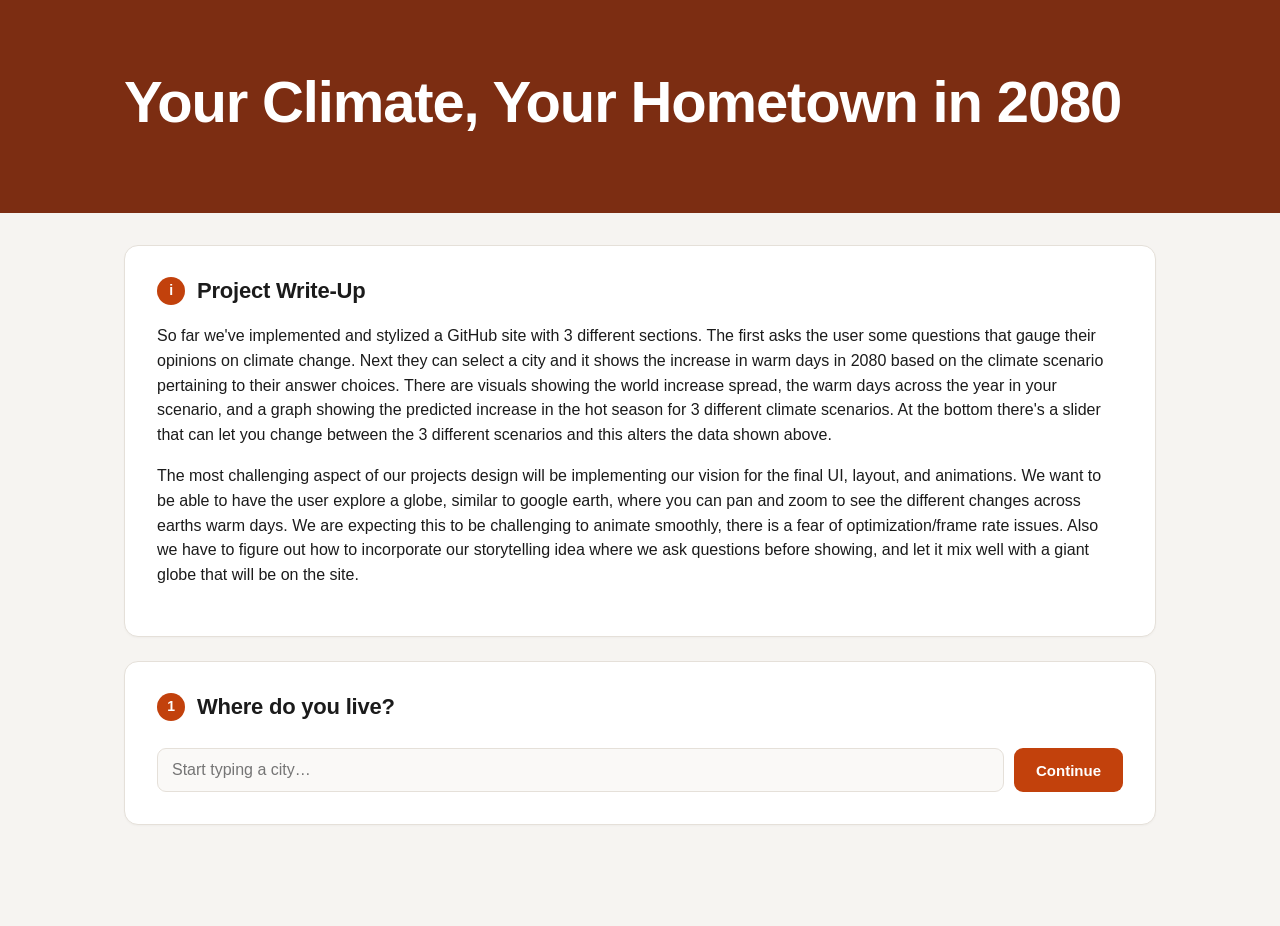
<file: index.html>
<!DOCTYPE html>
<html lang="en">
<head>
  <meta charset="utf-8" />
  <meta name="viewport" content="width=device-width, initial-scale=1" />
  <title>2080, My Hometown — Prototype</title>
  <link rel="stylesheet" href="styles.css" />
</head>
<body>

  <header class="hero">
    <div class="wrap">
      <h1>Your Climate, Your Hometown in 2080</h1>
    </div>
  </header>

  <main class="wrap">
    <section class="card" id="project-info">
      <h2><span class="tag">i</span> Project Write-Up</h2>
      <p>
        So far we've implemented and stylized a GitHub site with 3 different sections. The first asks the user some questions that gauge their opinions on climate change. Next they can select a city and it shows the increase in warm days in 2080 based on the climate scenario pertaining to their answer choices. There are visuals showing the world increase spread, the warm days across the year in your scenario, and a graph showing the predicted increase in the hot season for 3 different climate scenarios. At the bottom there's a slider that can let you change between the 3 different scenarios and this alters the data shown above.
      </p>
      <p>
        The most challenging aspect of our projects design will be implementing our vision for the final UI, layout, and animations. We want to be able to have the user explore a globe, similar to google earth, where you can pan and zoom to see the different changes across earths warm days. We are expecting this to be challenging to animate smoothly, there is a fear of optimization/frame rate issues. Also we have to figure out how to incorporate our storytelling idea where we ask questions before showing, and let it mix well with a giant globe that will be on the site.
      </p>
    </section>

    <!-- ============ ACT 1 ============ -->
    <section class="card" id="act1">
      <h2><span class="tag">1</span> Where do you live?</h2>
      <p class="sub"></p>

      <div class="search-row">
        <input id="cityInput" list="cityList" placeholder="Start typing a city…" autocomplete="off" />
        <datalist id="cityList"></datalist>
        <button id="cityBtn" class="btn" type="button">Continue</button>
      </div>
      <p id="cityError" class="error" hidden>Pick a city from the list.</p>

      <div id="quiz" hidden>
        <div id="quizQuestions"></div>
        <div id="verdict" class="verdict" hidden></div>
      </div>
    </section>

    <!-- ============ ACT 2 ============ -->
    <section class="card" id="act2" hidden>
      <h2><span class="tag">2</span> Your hot season in 2080</h2>
      <p class="sub" id="act2Sub"></p>

      <div class="panel">
        <div class="panel-head">
          <h3>Hot-season extension</h3>
          <span class="hint">extra days per year vs. 1995–2014</span>
        </div>
        <div class="map-wrap">
          <svg id="map" viewBox="0 0 720 360" role="img" aria-label="World map of hot-season extension"></svg>
          <div id="mapTip" class="tooltip" hidden></div>
        </div>
        <div class="legend" id="mapLegend"></div>
      </div>

      <div class="panel">
        <div class="panel-head">
          <h3>Your year, in temperature</h3>
          <span class="hint"></span>
        </div>
        <svg id="calendar" viewBox="0 0 740 200" role="img" aria-label="Calendar heatmap of daily temperature"></svg>
      </div>

      <div class="panel">
        <div class="panel-head">
          <h3>How sure are we? (model spread)</h3>
          <span class="hint"></span>
        </div>
        <svg id="fan" viewBox="0 0 720 230" role="img" aria-label="Fan chart of hot-season days over time"></svg>
      </div>

      <div class="cta-row">
        <button id="toAct3" class="btn" type="button">But how much is up to us? →</button>
      </div>
    </section>

    <!-- ============ ACT 3 ============ -->
    <section class="card" id="act3" hidden>
      <h2><span class="tag">3</span> Drag the future</h2>
      <p class="sub"></p>

      <div class="scenario-control">
        <input id="sspSlider" type="range" min="0" max="2" step="0.01" value="1" />
        <div class="ticks">
          <span>SSP1-2.6</span><span>SSP2-4.5</span><span>SSP5-8.5</span>
        </div>
        <p class="scenario-label" id="scenarioLabel"></p>
      </div>

      <div class="analog" id="analog"></div>
      <div class="takeaway" id="takeaway"></div>
    </section>


    <footer class="foot">
      <p></p>
    </footer>

  </main>

  <script type="module" src="app.js"></script>
</body>
</html>
</file>
<file: styles.css>
:root {
  --bg: #f6f4f1;
  --card: #ffffff;
  --ink: #1b1b1b;
  --muted: #6c6c6c;
  --line: #e5e0d9;
  --accent: #c2410c;
  --accent-soft: #fff2ea;
}

* { box-sizing: border-box; }

[hidden] { display: none !important; }

html, body {
  margin: 0;
  padding: 0;
  background: var(--bg);
  color: var(--ink);
  font-family: -apple-system, BlinkMacSystemFont, "Segoe UI", Roboto, Helvetica, Arial, sans-serif;
  font-size: 16px;
  line-height: 1.55;
  -webkit-font-smoothing: antialiased;
}

.wrap {
  max-width: 1080px;
  margin: 0 auto;
  padding: 0 24px;
}

/* ---------- hero ---------- */

.hero {
  background: #7c2d12;
  color: #fff;
  padding: 72px 0 64px;
  margin-bottom: 32px;
}

.kicker {
  margin: 0 0 12px;
  text-transform: uppercase;
  letter-spacing: 0.14em;
  font-size: 12px;
  font-weight: 600;
  opacity: 0.65;
}

.hero h1 {
  margin: 0 0 16px;
  font-size: clamp(34px, 6vw, 58px);
  line-height: 1.05;
  letter-spacing: -0.02em;
}

.lede {
  margin: 0 0 20px;
  font-size: clamp(17px, 2.2vw, 21px);
  max-width: 640px;
  opacity: 0.92;
}

.lede strong { color: #fdba74; }

.note {
  margin: 0;
  font-size: 13px;
  opacity: 0.55;
}

/* ---------- cards ---------- */

.card {
  background: var(--card);
  border: 1px solid var(--line);
  border-radius: 14px;
  padding: 28px 32px 32px;
  margin-bottom: 24px;
  box-shadow: 0 1px 2px rgba(0, 0, 0, 0.03);
}

.card h2 {
  margin: 0 0 6px;
  font-size: 22px;
  letter-spacing: -0.01em;
  display: flex;
  align-items: center;
  gap: 12px;
}

.tag {
  display: inline-flex;
  align-items: center;
  justify-content: center;
  width: 28px;
  height: 28px;
  border-radius: 50%;
  background: var(--accent);
  color: #fff;
  font-size: 14px;
  font-weight: 700;
  flex: none;
}

.sub {
  margin: 0 0 24px;
  color: var(--muted);
  font-size: 15px;
  max-width: 760px;
}

.card h3 {
  margin: 0 0 12px;
  font-size: 15px;
  text-transform: uppercase;
  letter-spacing: 0.08em;
  color: var(--muted);
}

/* ---------- act 1 ---------- */

.search-row {
  display: flex;
  gap: 10px;
  flex-wrap: wrap;
}

#cityInput {
  flex: 1 1 320px;
  padding: 12px 14px;
  font-size: 16px;
  font-family: inherit;
  border: 1px solid var(--line);
  border-radius: 9px;
  background: #faf9f7;
  color: var(--ink);
}

#cityInput:focus {
  outline: 2px solid var(--accent);
  outline-offset: 1px;
  background: #fff;
}

.btn {
  padding: 12px 22px;
  font-size: 15px;
  font-weight: 600;
  font-family: inherit;
  color: #fff;
  background: var(--accent);
  border: none;
  border-radius: 9px;
  cursor: pointer;
  transition: background 0.15s, transform 0.1s;
}

.btn:hover { background: #9a3412; }
.btn:active { transform: translateY(1px); }

.error {
  color: #b91c1c;
  font-size: 14px;
  margin: 10px 0 0;
}

#quiz { margin-top: 32px; padding-top: 26px; border-top: 1px solid var(--line); }

.q { margin-bottom: 22px; }

.q-text {
  margin: 0 0 10px;
  font-weight: 600;
  font-size: 15px;
}

.q-opts {
  display: flex;
  flex-wrap: wrap;
  gap: 8px;
}

.opt, .chip {
  padding: 9px 15px;
  font-size: 14px;
  font-family: inherit;
  color: var(--ink);
  background: #faf9f7;
  border: 1px solid var(--line);
  border-radius: 999px;
  cursor: pointer;
  transition: all 0.13s;
}

.opt:hover, .chip:hover { border-color: var(--accent); }

.opt.sel, .chip.sel {
  background: var(--accent-soft);
  border-color: var(--accent);
  color: #7c2d12;
  font-weight: 600;
}

/* ---------- verdict ---------- */

.verdict {
  margin-top: 26px;
  padding: 22px 24px;
  border-radius: 11px;
  background: #fbf7f2;
  border: 1px solid var(--line);
}

.verdict-kicker {
  margin: 0 0 4px;
  font-size: 12px;
  text-transform: uppercase;
  letter-spacing: 0.1em;
  color: var(--muted);
  font-weight: 600;
}

.verdict-ssp {
  margin: 0 0 12px;
  font-size: 22px;
  font-weight: 700;
  color: var(--accent);
  letter-spacing: -0.01em;
}

.verdict-text {
  margin: 0 0 18px;
  font-size: 15px;
  max-width: 700px;
}

.verdict-override-label {
  margin: 0 0 8px;
  font-size: 13px;
  color: var(--muted);
}

.override-btns {
  display: flex;
  gap: 8px;
  flex-wrap: wrap;
  margin-bottom: 20px;
}

/* ---------- panels ---------- */

.panel {
  border: 1px solid var(--line);
  border-radius: 11px;
  padding: 16px 18px 14px;
  margin-bottom: 18px;
  background: #fff;
}

.panel-head {
  display: flex;
  align-items: baseline;
  justify-content: space-between;
  gap: 12px;
  flex-wrap: wrap;
  margin-bottom: 10px;
}

.panel-head h3 {
  margin: 0;
  font-size: 14px;
  text-transform: none;
  letter-spacing: 0;
  font-weight: 700;
  color: var(--ink);
}

.hint {
  font-size: 12.5px;
  color: var(--muted);
}

.caption {
  margin: 8px 0 0;
  font-size: 12.5px;
  color: var(--muted);
}

/* ---------- map ---------- */

.map-wrap { position: relative; }

#map {
  display: block;
  width: 100%;
  aspect-ratio: 2 / 1;
  border-radius: 8px;
  background: #eef3f7;
  cursor: grab;
  touch-action: none;
  user-select: none;
}

#map:active { cursor: grabbing; }

.tooltip {
  position: absolute;
  pointer-events: none;
  background: rgba(20, 20, 20, 0.9);
  color: #fff;
  padding: 6px 10px;
  border-radius: 6px;
  font-size: 12px;
  line-height: 1.35;
  display: flex;
  flex-direction: column;
  white-space: nowrap;
  transform: translateZ(0);
}

.tooltip span { opacity: 0.65; font-size: 11px; }

.legend { margin-top: 10px; }

.legend-bar {
  height: 12px;
  border-radius: 3px;
  border: 1px solid var(--line);
}

.legend-ticks {
  display: flex;
  justify-content: space-between;
  font-size: 11.5px;
  color: var(--muted);
  margin-top: 3px;
}

.legend-title {
  font-size: 11.5px;
  color: var(--muted);
  margin-top: 2px;
}

/* ---------- svg text ---------- */

.cal-title { font-size: 11.5px; font-weight: 700; fill: #333; pointer-events: none; }
.cal-month { font-size: 7.5px; fill: #999; pointer-events: none; }
.cal-stat  { font-size: 11.5px; font-weight: 600; fill: #333; pointer-events: none; }
.axis-text { font-size: 10.5px; fill: #999; pointer-events: none; }
.axis-title { font-size: 10.5px; fill: #888; pointer-events: none; }
.fan-note  { font-size: 10.5px; fill: #999; pointer-events: none; }

#calendar, #fan {
  display: block;
  width: 100%;
  border-radius: 8px;
}

#calendar { aspect-ratio: 740 / 200; }
#fan      { aspect-ratio: 720 / 230; }

/* ---------- act 3 ---------- */

.cta-row {
  display: flex;
  justify-content: flex-end;
  margin-top: 8px;
}

.scenario-control {
  background: #fbf7f2;
  border: 1px solid var(--line);
  border-radius: 11px;
  padding: 22px 24px 18px;
  margin-bottom: 20px;
}

#sspSlider {
  width: 100%;
  accent-color: var(--accent);
  height: 24px;
  cursor: pointer;
}

.ticks {
  display: flex;
  justify-content: space-between;
  font-size: 12.5px;
  color: var(--muted);
  margin-top: 4px;
}

.scenario-label {
  margin: 14px 0 0;
  font-size: 15px;
}

.analog {
  padding: 18px 20px;
  border-left: 4px solid var(--accent);
  background: var(--accent-soft);
  border-radius: 0 9px 9px 0;
  margin-bottom: 20px;
  font-size: 16px;
}

.analog strong { color: #7c2d12; }

.takeaway {
  padding: 22px 24px;
  border-radius: 11px;
  background: #1f2937;
  color: #f5f5f5;
  font-size: 16px;
}

.takeaway h3 {
  margin: 0 0 10px;
  font-size: 13px;
  text-transform: uppercase;
  letter-spacing: 0.1em;
  color: #fdba74;
}

.takeaway p { margin: 0; }
.takeaway strong { color: #fdba74; }
.takeaway b { color: #fff; }

.foot {
  text-align: center;
  color: var(--muted);
  font-size: 12.5px;
  padding: 16px 0 48px;
}

@media (max-width: 640px) {
  .card { padding: 22px 18px 24px; }
  .hero { padding: 48px 0 40px; }
}
</file>
